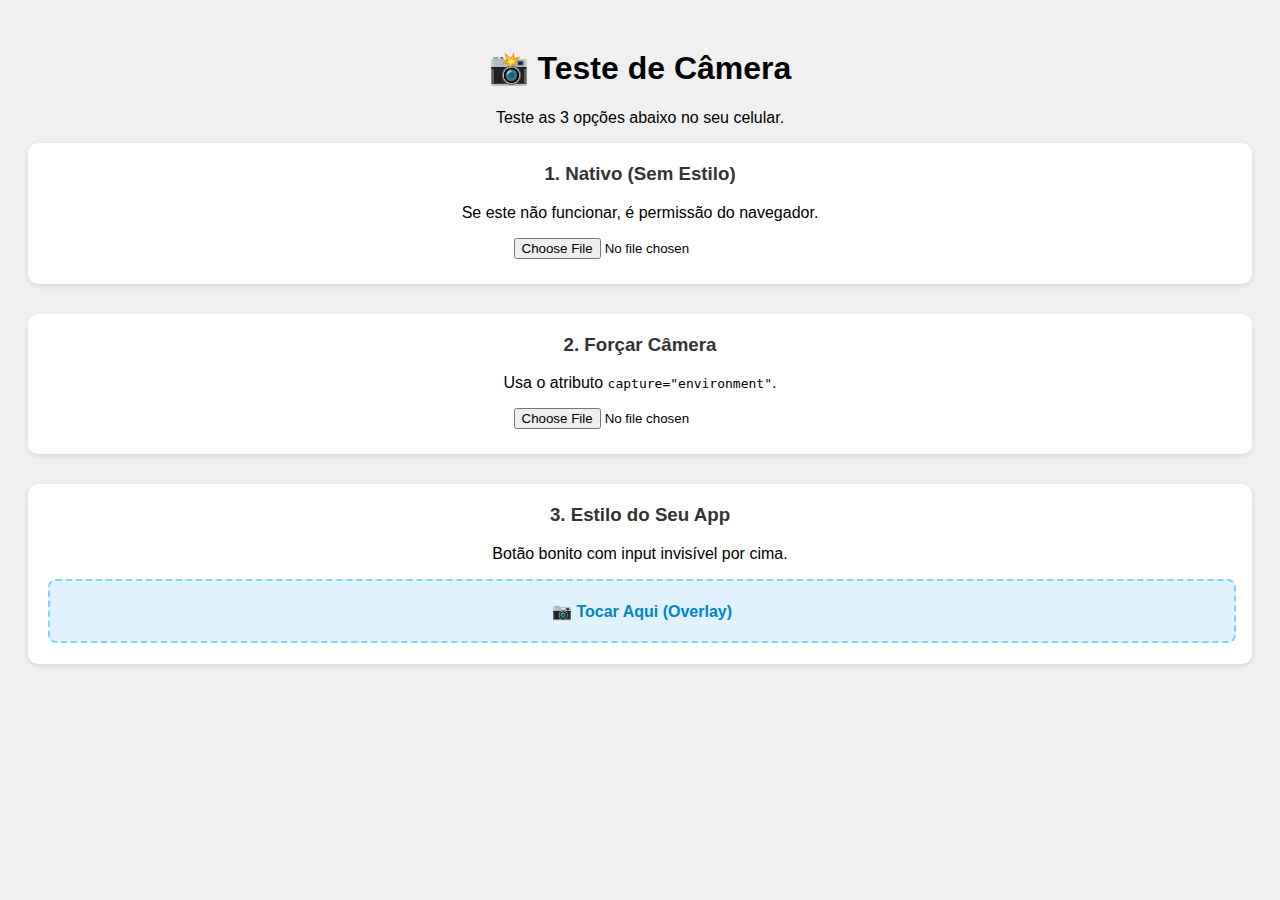
<file: cam.html>
<!DOCTYPE html>
<html lang="pt-BR">
<head>
    <meta charset="UTF-8">
    <meta name="viewport" content="width=device-width, initial-scale=1.0">
    <title>Teste de Câmera Isolado</title>
    <style>
        body {
            font-family: sans-serif;
            padding: 20px;
            text-align: center;
            background-color: #f0f0f0;
        }
        .box {
            background: white;
            padding: 20px;
            margin-bottom: 30px;
            border-radius: 10px;
            box-shadow: 0 2px 5px rgba(0,0,0,0.1);
        }
        h3 { margin-top: 0; color: #333; }
        
        /* ESTILO DO BOTÃO DO SEU APP (Técnica Overlay) */
        .btn-overlay-container {
            position: relative;
            width: 100%;
            height: 60px;
            margin-top: 10px;
        }
        .btn-visual {
            display: flex;
            align-items: center;
            justify-content: center;
            width: 100%;
            height: 100%;
            background-color: #e0f2fe;
            color: #0284c7;
            border: 2px dashed #7dd3fc;
            border-radius: 8px;
            font-weight: bold;
            font-size: 16px;
        }
        .input-invisible {
            position: absolute;
            top: 0;
            left: 0;
            width: 100%;
            height: 100%;
            opacity: 0;
            cursor: pointer;
            z-index: 999; /* Garante que está por cima */
        }

        /* PREVIEW */
        img {
            max-width: 100%;
            height: auto;
            margin-top: 10px;
            border-radius: 8px;
            display: none; /* Escondido até selecionar */
            border: 3px solid #22c55e;
        }
        .log {
            font-size: 12px;
            color: #666;
            margin-top: 5px;
            word-break: break-all;
        }
    </style>
</head>
<body>

    <h1>📸 Teste de Câmera</h1>
    <p>Teste as 3 opções abaixo no seu celular.</p>

    <div class="box">
        <h3>1. Nativo (Sem Estilo)</h3>
        <p>Se este não funcionar, é permissão do navegador.</p>
        <input type="file" accept="image/*" onchange="showPreview(event, 'preview1', 'log1')">
        <div id="log1" class="log"></div>
        <img id="preview1">
    </div>

    <div class="box">
        <h3>2. Forçar Câmera</h3>
        <p>Usa o atributo <code>capture="environment"</code>.</p>
        <input type="file" accept="image/*" capture="environment" onchange="showPreview(event, 'preview2', 'log2')">
        <div id="log2" class="log"></div>
        <img id="preview2">
    </div>

    <div class="box">
        <h3>3. Estilo do Seu App</h3>
        <p>Botão bonito com input invisível por cima.</p>
        
        <div class="btn-overlay-container">
            <div class="btn-visual">
                📷 Tocar Aqui (Overlay)
            </div>
            
            <input 
                type="file" 
                accept="image/*" 
                class="input-invisible"
                onchange="showPreview(event, 'preview3', 'log3')"
            >
        </div>
        
        <div id="log3" class="log"></div>
        <img id="preview3">
    </div>

    <script>
        function showPreview(event, imgId, logId) {
            const file = event.target.files[0];
            const log = document.getElementById(logId);
            const img = document.getElementById(imgId);

            if (file) {
                log.textContent = `Arquivo detectado: ${file.name} (${(file.size/1024).toFixed(2)} KB)`;
                log.style.color = 'green';
                
                const reader = new FileReader();
                reader.onload = function(e) {
                    img.src = e.target.result;
                    img.style.display = 'block';
                }
                reader.readAsDataURL(file);
            } else {
                log.textContent = "Nenhum arquivo selecionado.";
                log.style.color = 'red';
                img.style.display = 'none';
            }
        }
    </script>

</body>
</html>
</file>
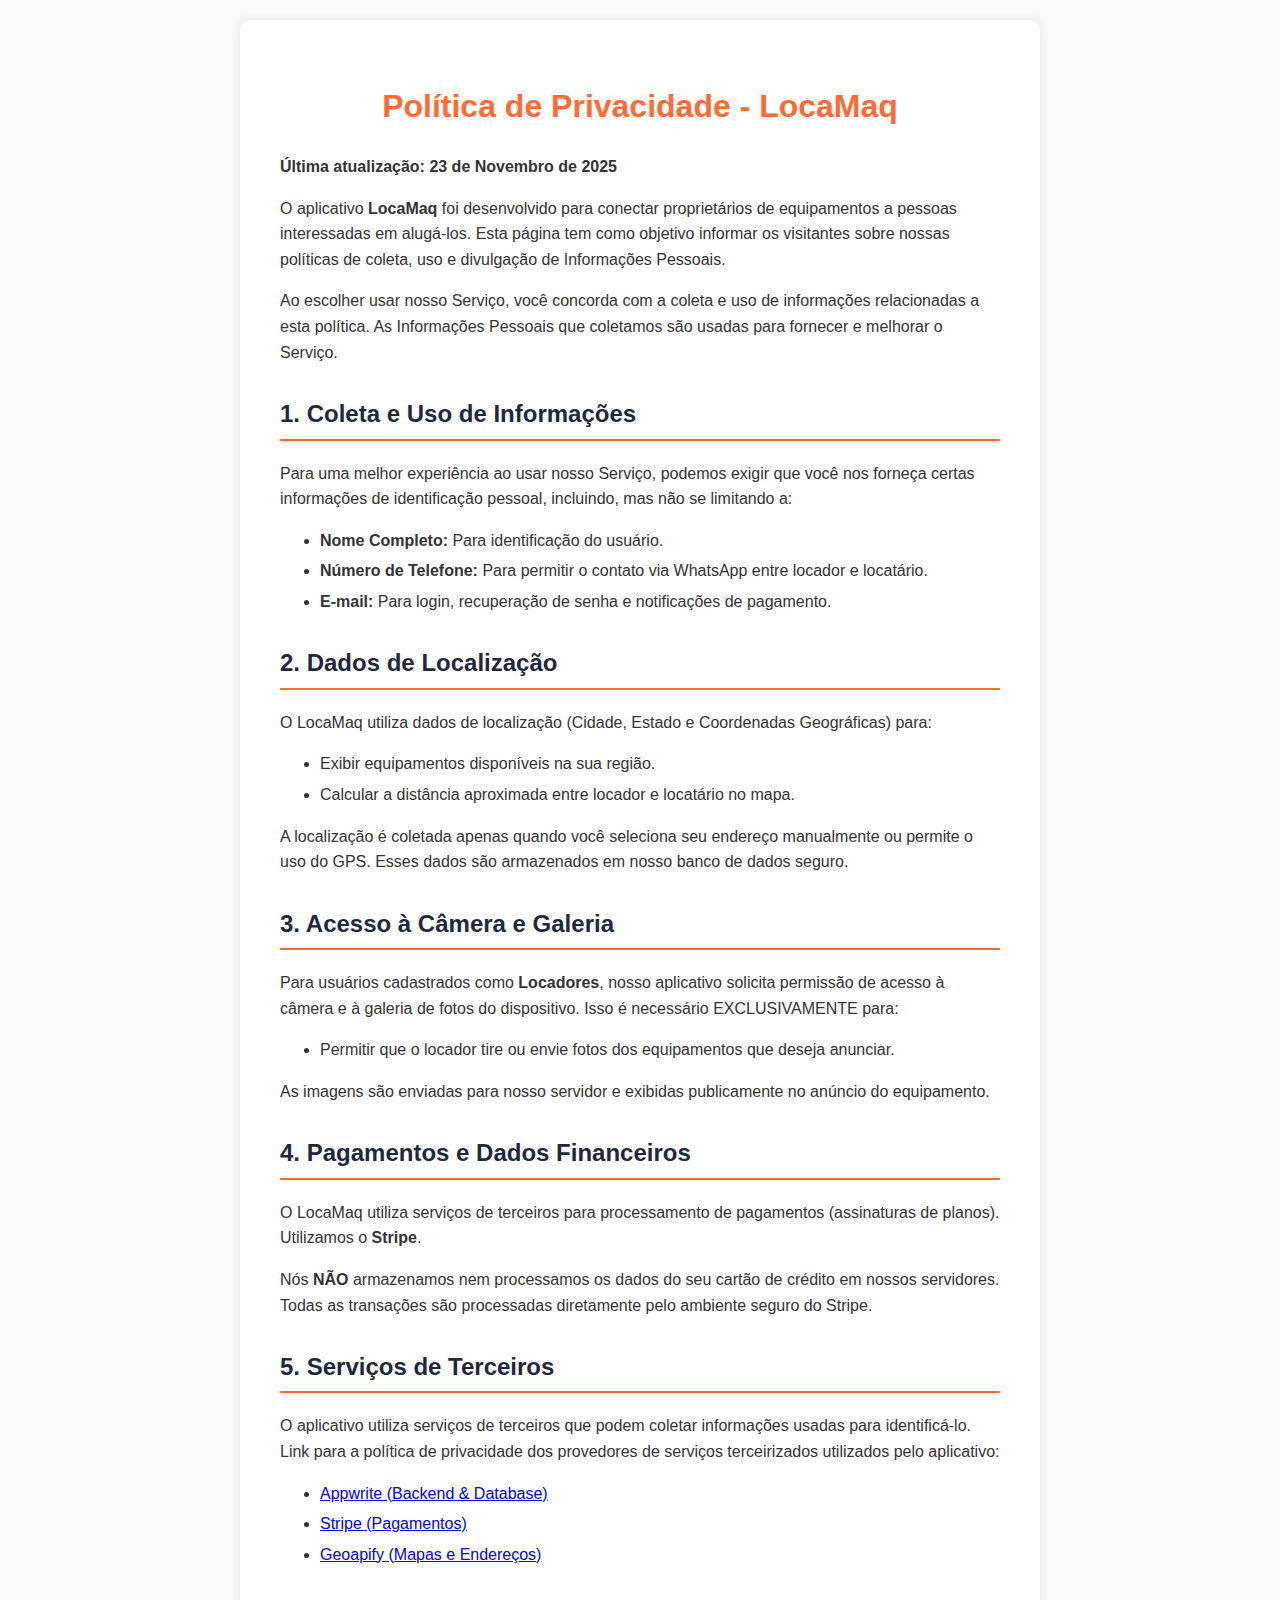
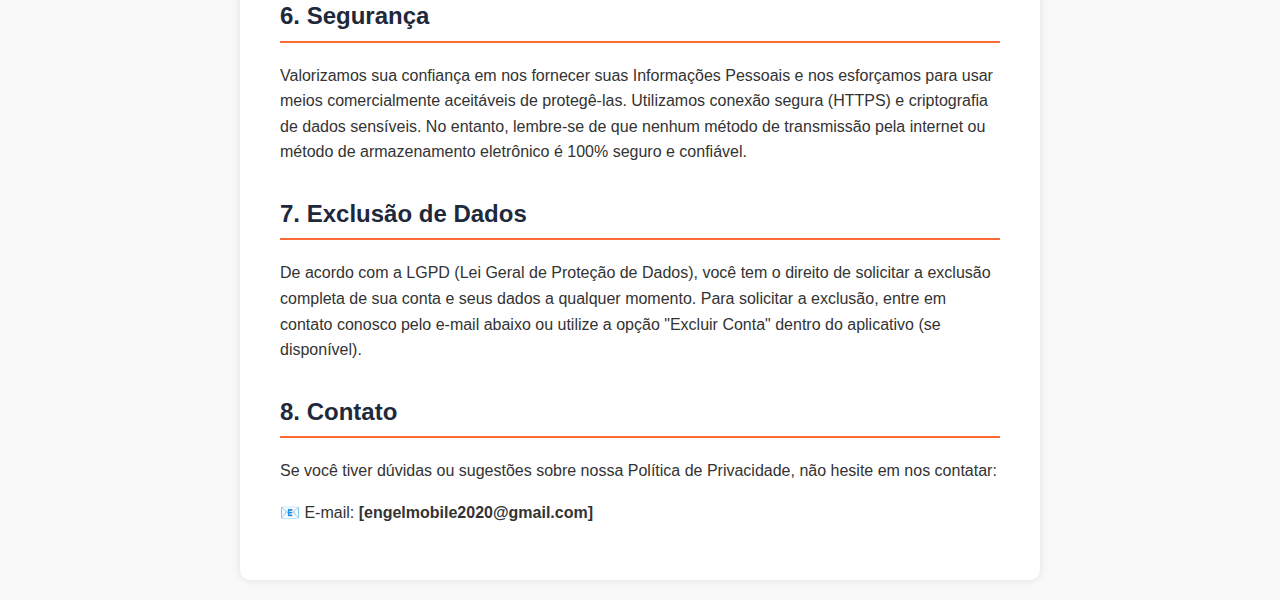
<file: privacy.html>
<!DOCTYPE html>
<html lang="pt-BR">
<head>
    <meta charset="UTF-8">
    <meta name="viewport" content="width=device-width, initial-scale=1.0">
    <title>Política de Privacidade - LocaMaq</title>
    <style>
        body {
            font-family: 'Segoe UI', Tahoma, Geneva, Verdana, sans-serif;
            line-height: 1.6;
            color: #333;
            max-width: 800px;
            margin: 0 auto;
            padding: 20px;
            background-color: #f9f9f9;
        }
        .container {
            background-color: #fff;
            padding: 40px;
            border-radius: 10px;
            box-shadow: 0 0 10px rgba(0,0,0,0.1);
        }
        h1 { color: #FF6B35; text-align: center; }
        h2 { color: #1e293b; margin-top: 30px; border-bottom: 2px solid #FF6B35; padding-bottom: 5px; }
        p { margin-bottom: 15px; }
        ul { margin-bottom: 15px; }
        li { margin-bottom: 5px; }
        .highlight { font-weight: bold; }
    </style>
</head>
<body>

<div class="container">
    <h1>Política de Privacidade - LocaMaq</h1>
    <p><strong>Última atualização: 23 de Novembro de 2025</strong></p>

    <p>O aplicativo <strong>LocaMaq</strong> foi desenvolvido para conectar proprietários de equipamentos a pessoas interessadas em alugá-los. Esta página tem como objetivo informar os visitantes sobre nossas políticas de coleta, uso e divulgação de Informações Pessoais.</p>

    <p>Ao escolher usar nosso Serviço, você concorda com a coleta e uso de informações relacionadas a esta política. As Informações Pessoais que coletamos são usadas para fornecer e melhorar o Serviço.</p>

    <h2>1. Coleta e Uso de Informações</h2>
    <p>Para uma melhor experiência ao usar nosso Serviço, podemos exigir que você nos forneça certas informações de identificação pessoal, incluindo, mas não se limitando a:</p>
    <ul>
        <li><strong>Nome Completo:</strong> Para identificação do usuário.</li>
        <li><strong>Número de Telefone:</strong> Para permitir o contato via WhatsApp entre locador e locatário.</li>
        <li><strong>E-mail:</strong> Para login, recuperação de senha e notificações de pagamento.</li>
    </ul>

    <h2>2. Dados de Localização</h2>
    <p>O LocaMaq utiliza dados de localização (Cidade, Estado e Coordenadas Geográficas) para:</p>
    <ul>
        <li>Exibir equipamentos disponíveis na sua região.</li>
        <li>Calcular a distância aproximada entre locador e locatário no mapa.</li>
    </ul>
    <p>A localização é coletada apenas quando você seleciona seu endereço manualmente ou permite o uso do GPS. Esses dados são armazenados em nosso banco de dados seguro.</p>

    <h2>3. Acesso à Câmera e Galeria</h2>
    <p>Para usuários cadastrados como <strong>Locadores</strong>, nosso aplicativo solicita permissão de acesso à câmera e à galeria de fotos do dispositivo. Isso é necessário EXCLUSIVAMENTE para:</p>
    <ul>
        <li>Permitir que o locador tire ou envie fotos dos equipamentos que deseja anunciar.</li>
    </ul>
    <p>As imagens são enviadas para nosso servidor e exibidas publicamente no anúncio do equipamento.</p>

    <h2>4. Pagamentos e Dados Financeiros</h2>
    <p>O LocaMaq utiliza serviços de terceiros para processamento de pagamentos (assinaturas de planos). Utilizamos o <strong>Stripe</strong>.</p>
    <p>Nós <strong>NÃO</strong> armazenamos nem processamos os dados do seu cartão de crédito em nossos servidores. Todas as transações são processadas diretamente pelo ambiente seguro do Stripe.</p>

    <h2>5. Serviços de Terceiros</h2>
    <p>O aplicativo utiliza serviços de terceiros que podem coletar informações usadas para identificá-lo. Link para a política de privacidade dos provedores de serviços terceirizados utilizados pelo aplicativo:</p>
    <ul>
        <li><a href="https://appwrite.io/policy/privacy" target="_blank">Appwrite (Backend & Database)</a></li>
        <li><a href="https://stripe.com/br/privacy" target="_blank">Stripe (Pagamentos)</a></li>
        <li><a href="https://www.geoapify.com/privacy-policy/" target="_blank">Geoapify (Mapas e Endereços)</a></li>
    </ul>

    <h2>6. Segurança</h2>
    <p>Valorizamos sua confiança em nos fornecer suas Informações Pessoais e nos esforçamos para usar meios comercialmente aceitáveis de protegê-las. Utilizamos conexão segura (HTTPS) e criptografia de dados sensíveis. No entanto, lembre-se de que nenhum método de transmissão pela internet ou método de armazenamento eletrônico é 100% seguro e confiável.</p>

    <h2>7. Exclusão de Dados</h2>
    <p>De acordo com a LGPD (Lei Geral de Proteção de Dados), você tem o direito de solicitar a exclusão completa de sua conta e seus dados a qualquer momento. Para solicitar a exclusão, entre em contato conosco pelo e-mail abaixo ou utilize a opção "Excluir Conta" dentro do aplicativo (se disponível).</p>

    <h2>8. Contato</h2>
    <p>Se você tiver dúvidas ou sugestões sobre nossa Política de Privacidade, não hesite em nos contatar:</p>
    <p>📧 E-mail: <strong>[engelmobile2020@gmail.com]</strong></p>

</div>

</body>
</html>
</file>
